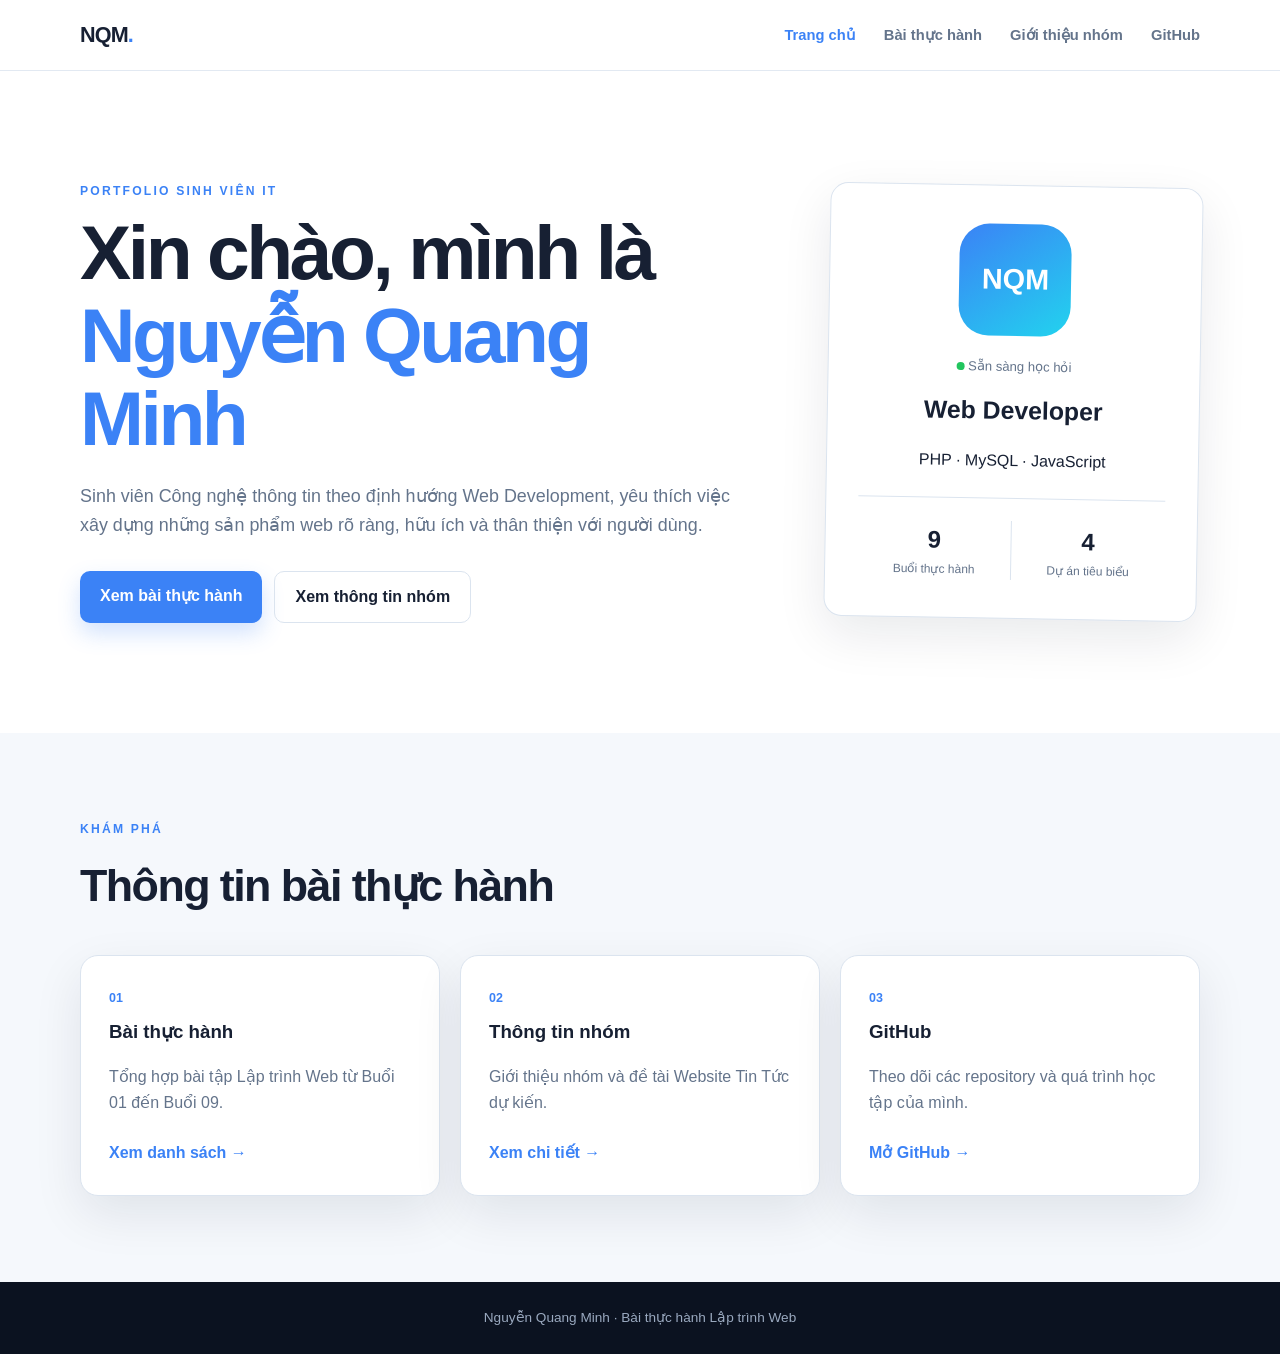
<file: index.html>
<!DOCTYPE html>
<html lang="vi">

<head>
    <meta charset="UTF-8">
    <meta name="viewport" content="width=device-width, initial-scale=1.0">
    <meta name="description" content="Portfolio sinh viên Công nghệ thông tin Nguyễn Quang Minh">
    <title>Nguyễn Quang Minh | Portfolio</title>
    <link rel="stylesheet" href="style.css">
</head>

<body>
    <header class="site-header">
        <nav class="navbar container" aria-label="Điều hướng chính">
            <a class="brand" href="index.html">NQM<span>.</span></a>
            <button class="menu-toggle" type="button" aria-expanded="false" aria-controls="main-menu">Menu</button>
            <div class="nav-links" id="main-menu">
                <a class="active" href="index.html">Trang chủ</a>
                <a href="about.html">Bài thực hành</a>
                <a href="group.html">Giới thiệu nhóm</a>
                <a href="https://github.com/min191" target="_blank" rel="noopener noreferrer">GitHub</a>
            </div>
        </nav>
    </header>

    <main>
        <section class="hero container">
            <div class="hero-copy">
                <p class="eyebrow">PORTFOLIO SINH VIÊN IT</p>
                <h1>Xin chào, mình là<br><span>Nguyễn Quang Minh</span></h1>
                <p class="lead">Sinh viên Công nghệ thông tin theo định hướng Web Development, yêu thích việc xây dựng
                    những sản phẩm web rõ ràng, hữu ích và thân thiện với người dùng.</p>
                <div class="actions">
                    <a class="button primary" href="about.html">Xem bài thực hành</a>
                    <a class="button secondary" href="group.html">Xem thông tin nhóm</a>
                </div>
            </div>
            <aside class="profile-card hero-card">
                <div class="avatar" aria-hidden="true">NQM</div>
                <p class="status"><span></span> Sẵn sàng học hỏi</p>
                <h2>Web Developer</h2>
                <p>PHP · MySQL · JavaScript</p>
                <div class="mini-stats">
                    <div><strong>9</strong><span>Buổi thực hành</span></div>
                    <div><strong>4</strong><span>Dự án tiêu biểu</span></div>
                </div>
            </aside>
        </section>

        <section class="section section-soft">
            <div class="container">
                <p class="eyebrow">KHÁM PHÁ</p>
                <h2 class="section-title">Thông tin bài thực hành</h2>
                <div class="card-grid three-columns">
                    <article class="card"><span class="card-number">01</span>
                        <h3>Bài thực hành</h3>
                        <p>Tổng hợp bài tập Lập trình Web từ Buổi 01 đến Buổi 09.</p><a class="text-link"
                            href="about.html">Xem danh sách →</a>
                    </article>
                    <article class="card"><span class="card-number">02</span>
                        <h3>Thông tin nhóm</h3>
                        <p>Giới thiệu nhóm và đề tài Website Tin Tức dự kiến.</p><a class="text-link"
                            href="group.html">Xem chi tiết →</a>
                    </article>
                    <article class="card"><span class="card-number">03</span>
                        <h3>GitHub</h3>
                        <p>Theo dõi các repository và quá trình học tập của mình.</p><a class="text-link"
                            href="https://github.com/min191" target="_blank" rel="noopener noreferrer">Mở
                            GitHub →</a>
                    </article>
                </div>
            </div>
        </section>
    </main>

    <footer class="site-footer">
        <div class="container">
            <p> Nguyễn Quang Minh · Bài thực hành Lập trình Web</p>
        </div>
    </footer>
    <script src="assets/js/main.js"></script>
</body>

</html>
</file>
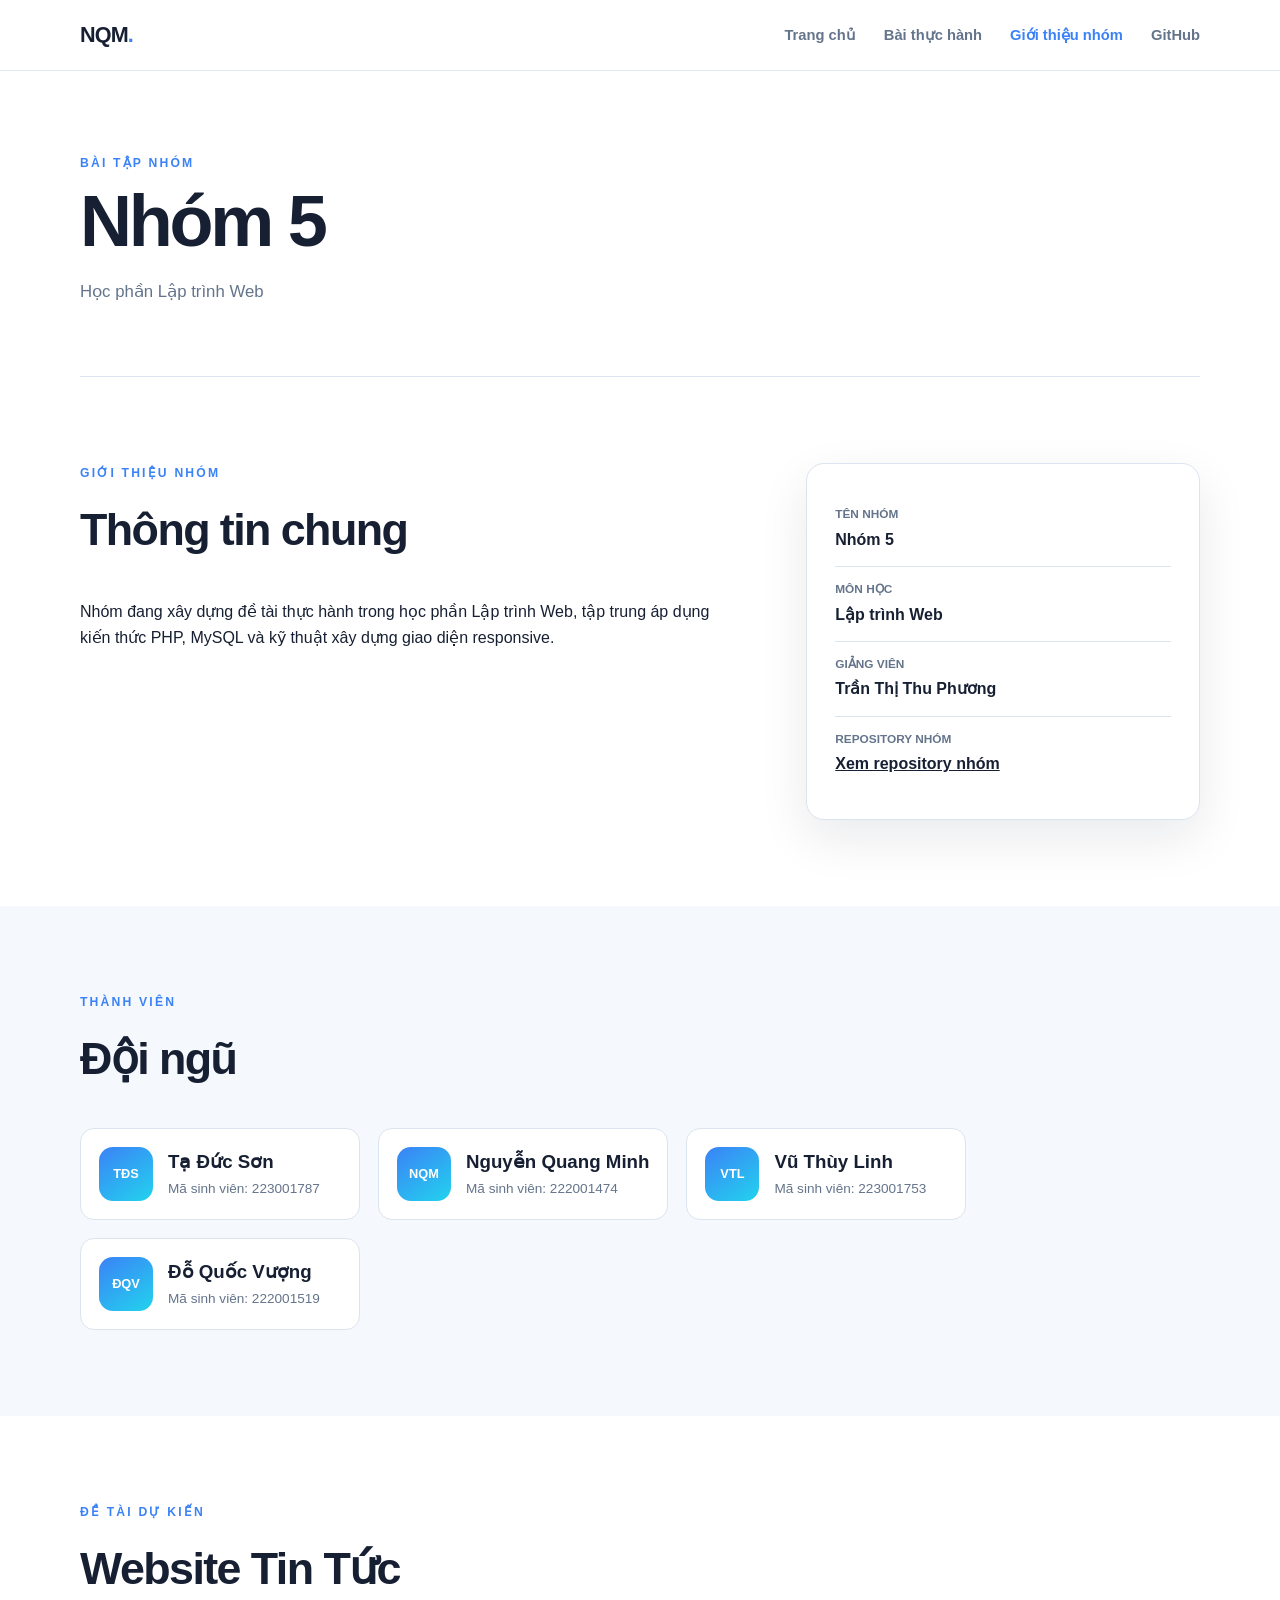
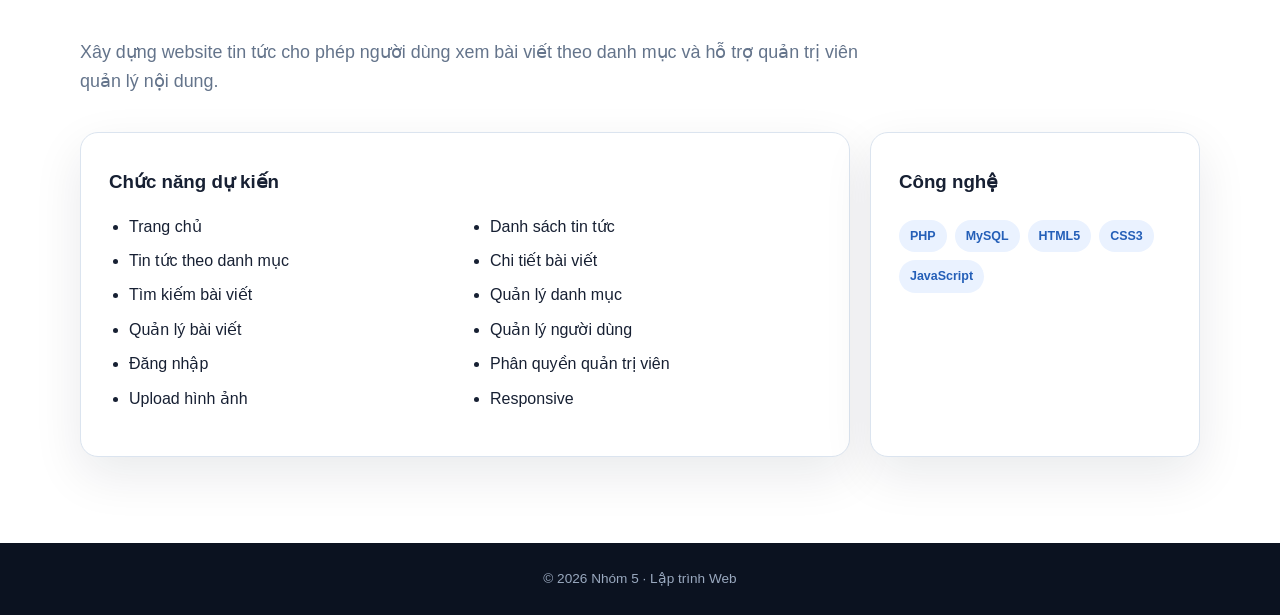
<file: group.html>
<!DOCTYPE html>
<html lang="vi">

<head>
    <meta charset="UTF-8">
    <meta name="viewport" content="width=device-width, initial-scale=1.0">
    <meta name="description" content="Thông tin nhóm và đề tài Website Tin Tức">
    <title>Giới thiệu nhóm | Website Tin Tức</title>
    <link rel="stylesheet" href="style.css">
</head>

<body>
    <header class="site-header">
        <nav class="navbar container" aria-label="Điều hướng chính"><a class="brand"
                href="index.html">NQM<span>.</span></a><button class="menu-toggle" type="button" aria-expanded="false"
                aria-controls="main-menu">Menu</button>
            <div class="nav-links" id="main-menu"><a href="index.html">Trang chủ</a><a href="about.html">Bài thực
                    hành</a><a class="active" href="group.html">Giới thiệu nhóm</a><a
                    href="https://github.com/min191" target="_blank" rel="noopener noreferrer">GitHub</a>
            </div>
        </nav>
    </header>
    <main>
        <section class="page-hero container">
            <p class="eyebrow">BÀI TẬP NHÓM</p>
            <h1>Nhóm 5</h1>
            <p>Học phần Lập trình Web</p>
        </section>
        <section class="section">
            <div class="container group-overview">
                <article>
                    <p class="eyebrow">GIỚI THIỆU NHÓM</p>
                    <h2 class="section-title">Thông tin chung</h2>
                    <p>Nhóm đang xây dựng đề tài thực hành trong học phần Lập trình Web, tập trung áp dụng kiến thức
                        PHP, MySQL và kỹ thuật xây dựng giao diện responsive.</p>
                </article>
                <aside class="card">
                    <dl class="details">
                        <div>
                            <dt>Tên nhóm</dt>
                            <dd>Nhóm 5</dd>
                        </div>
                        <div>
                            <dt>Môn học</dt>
                            <dd>Lập trình Web</dd>
                        </div>
                        <div>
                            <dt>Giảng viên</dt>
                            <dd>Trần Thị Thu Phương</dd>
                        </div>
                        <div>
                            <dt>Repository nhóm</dt>
                            <dd><a href="https://github.com/min191/final_web_php.git" target="_blank" rel="noopener noreferrer">Xem repository nhóm</a>
                            </dd>
                        </div>
                    </dl>
                </aside>
            </div>
        </section>
        <section class="section section-soft">
            <div class="container">
                <p class="eyebrow">THÀNH VIÊN</p>
                <h2 class="section-title">Đội ngũ</h2>
                <div class="member-list">                        <div class="member-card">
                            <div class="small-avatar" aria-hidden="true">TĐS</div>
                            <div>
                                <h3>Tạ Đức Sơn</h3>
                                <p>Mã sinh viên: 223001787</p>
                            </div>
                        </div>                        <div class="member-card">
                            <div class="small-avatar" aria-hidden="true">NQM</div>
                            <div>
                                <h3>Nguyễn Quang Minh</h3>
                                <p>Mã sinh viên: 222001474</p>
                            </div>
                        </div>                        <div class="member-card">
                            <div class="small-avatar" aria-hidden="true">VTL</div>
                            <div>
                                <h3>Vũ Thùy Linh</h3>
                                <p>Mã sinh viên: 223001753</p>
                            </div>
                        </div>                        <div class="member-card">
                            <div class="small-avatar" aria-hidden="true">ĐQV</div>
                            <div>
                                <h3>Đỗ Quốc Vượng</h3>
                                <p>Mã sinh viên: 222001519</p>
                            </div>
                        </div>                </div>
            </div>
        </section>
        <section class="section">
            <div class="container">
                <p class="eyebrow">ĐỀ TÀI DỰ KIẾN</p>
                <h2 class="section-title">Website Tin Tức</h2>
                <p class="lead narrow">Xây dựng website tin tức cho phép người dùng xem bài viết theo danh mục và hỗ trợ
                    quản trị viên quản lý nội dung.</p>
                <div class="topic-layout">
                    <article class="card">
                        <h3>Chức năng dự kiến</h3>
                        <ul class="feature-grid">                                <li>Trang chủ</li>                                <li>Danh sách tin tức</li>                                <li>Tin tức theo danh mục</li>                                <li>Chi tiết bài viết</li>                                <li>Tìm kiếm bài viết</li>                                <li>Quản lý danh mục</li>                                <li>Quản lý bài viết</li>                                <li>Quản lý người dùng</li>                                <li>Đăng nhập</li>                                <li>Phân quyền quản trị viên</li>                                <li>Upload hình ảnh</li>                                <li>Responsive</li>                        </ul>
                    </article>
                    <aside class="card">
                        <h3>Công nghệ</h3>
                        <div class="tag-list large-tags">
                            <span>PHP</span><span>MySQL</span><span>HTML5</span><span>CSS3</span><span>JavaScript</span>                        </div>
                    </aside>
                </div>
            </div>
        </section>
    </main>
    <footer class="site-footer">
        <div class="container">
            <p>© 2026 Nhóm 5 · Lập trình Web</p>
        </div>
    </footer>
    <script src="assets/js/main.js"></script>
</body>

</html>
</file>
<file: style.css>
:root {
    --navy: #0b1220;
    --navy-soft: #111c31;
    --blue: #3b82f6;
    --cyan: #22d3ee;
    --text: #172033;
    --muted: #64748b;
    --line: #dbe4ef;
    --surface: #f5f8fc;
    --white: #fff;
    --radius: 18px;
    --shadow: 0 18px 50px rgba(15, 23, 42, .09)
}

* {
    box-sizing: border-box
}

html {
    scroll-behavior: smooth
}

body {
    margin: 0;
    font-family: Inter, Segoe UI, Arial, sans-serif;
    color: var(--text);
    background: var(--white);
    line-height: 1.65
}

a {
    color: inherit
}

.container {
    width: min(1120px, calc(100% - 40px));
    margin-inline: auto
}

.site-header {
    position: sticky;
    top: 0;
    z-index: 10;
    background: rgba(255, 255, 255, .94);
    border-bottom: 1px solid rgba(219, 228, 239, .8);
    backdrop-filter: blur(12px)
}

.navbar {
    min-height: 70px;
    display: flex;
    align-items: center;
    justify-content: space-between
}

.brand {
    text-decoration: none;
    font-size: 1.35rem;
    font-weight: 900;
    letter-spacing: -.04em
}

.brand span,
.hero h1 span {
    color: var(--blue)
}

.nav-links {
    display: flex;
    align-items: center;
    gap: 28px
}

.nav-links a {
    text-decoration: none;
    font-size: .92rem;
    font-weight: 600;
    color: var(--muted)
}

.nav-links a:hover,
.nav-links a.active {
    color: var(--blue)
}

.menu-toggle {
    display: none;
    border: 1px solid var(--line);
    background: #fff;
    border-radius: 9px;
    padding: 8px 12px;
    font: inherit
}

.hero {
    min-height: 650px;
    display: grid;
    grid-template-columns: minmax(0, 1.15fr) minmax(300px, .65fr);
    gap: clamp(42px, 7vw, 88px);
    align-items: center;
    padding-block: clamp(72px, 9vw, 110px)
}

.hero-copy {
    max-width: 720px;
    min-width: 0
}

.hero h1,
.page-hero h1 {
    margin: 8px 0 22px;
    line-height: 1.08;
    letter-spacing: -.045em;
    font-size: clamp(2.7rem, 6vw, 5rem)
}

.hero-copy .lead {
    margin: 0;
    max-width: 650px
}

.eyebrow {
    color: var(--blue);
    font-size: .76rem;
    letter-spacing: .18em;
    font-weight: 800;
    margin: 0 0 10px
}

.lead {
    font-size: 1.12rem;
    color: var(--muted);
    max-width: 720px
}

.narrow {
    max-width: 780px
}

.actions {
    display: flex;
    gap: 12px;
    flex-wrap: wrap;
    margin-top: 30px
}

.button {
    display: inline-block;
    padding: 12px 20px;
    border-radius: 10px;
    text-decoration: none;
    font-weight: 750
}

.button.primary {
    background: var(--blue);
    color: #fff;
    box-shadow: 0 10px 22px rgba(59, 130, 246, .23)
}

.button.secondary {
    border: 1px solid var(--line)
}

.profile-card,
.card,
.env-card {
    background: #fff;
    border: 1px solid var(--line);
    border-radius: var(--radius);
    padding: 28px;
    box-shadow: var(--shadow)
}

.hero-card {
    text-align: center;
    padding: 38px 32px;
    min-width: 0;
    transform: rotate(1deg)
}

.hero-card h2 {
    margin: 8px 0 2px;
    font-size: 1.55rem
}

.technology-list {
    margin: 0;
    color: var(--muted)
}

.avatar,
.small-avatar {
    display: grid;
    place-items: center;
    background: linear-gradient(145deg, var(--blue), var(--cyan));
    color: #fff;
    font-weight: 900
}

.avatar {
    width: 112px;
    height: 112px;
    border-radius: 30px;
    margin: 0 auto 20px;
    font-size: 1.8rem
}

.small-avatar {
    width: 54px;
    height: 54px;
    border-radius: 14px;
    font-size: .8rem
}

.status {
    font-size: .82rem;
    color: var(--muted)
}

.status span {
    display: inline-block;
    width: 8px;
    height: 8px;
    border-radius: 50%;
    background: #22c55e
}

.mini-stats {
    display: grid;
    grid-template-columns: 1fr 1fr;
    border-top: 1px solid var(--line);
    margin-top: 24px;
    padding-top: 22px
}

.mini-stats>div {
    padding-inline: 12px
}

.mini-stats>div+div {
    border-left: 1px solid var(--line)
}

.mini-stats strong,
.mini-stats span {
    display: block
}

.mini-stats strong {
    font-size: 1.5rem
}

.mini-stats span {
    font-size: .75rem;
    color: var(--muted)
}

.section {
    padding-block: 86px
}

.section-soft {
    background: var(--surface)
}

.section-dark {
    background: var(--navy);
    color: #fff
}

.section-title {
    font-size: clamp(2rem, 4vw, 2.8rem);
    letter-spacing: -.035em;
    margin: 0 0 32px
}

.section-heading {
    max-width: 700px;
    margin-bottom: 38px
}

.section-heading .section-title {
    margin-bottom: 10px
}

.section-heading>p:last-child {
    margin: 0;
    color: var(--muted)
}

.home-card-grid {
    align-items: stretch
}

.home-card {
    display: flex;
    flex-direction: column;
    min-height: 245px;
    transition: transform .2s ease, box-shadow .2s ease, border-color .2s ease
}

.home-card:hover {
    transform: translateY(-4px);
    border-color: #bfd4f5;
    box-shadow: 0 22px 55px rgba(15, 23, 42, .13)
}

.home-card p {
    flex: 1;
    margin-bottom: 14px
}

.home-card .text-link {
    margin-top: auto
}

.card-grid {
    display: grid;
    gap: 20px
}

.three-columns {
    grid-template-columns: repeat(3, 1fr)
}

.four-columns {
    grid-template-columns: repeat(4, 1fr)
}

.two-columns {
    grid-template-columns: repeat(2, 1fr)
}

.card h3,
.env-card h3 {
    margin: 6px 0 10px
}

.card p {
    color: var(--muted)
}

.card-number {
    font-size: .78rem;
    color: var(--blue);
    font-weight: 800
}

.text-link {
    display: inline-block;
    color: var(--blue);
    font-weight: 750;
    text-decoration: none;
    margin-top: 8px
}

.page-hero {
    padding-block: 82px 54px;
    border-bottom: 1px solid var(--line)
}

.page-hero h1 {
    font-size: clamp(2.6rem, 6vw, 4.5rem);
    margin-bottom: 12px
}

.page-hero>p:last-child {
    color: var(--muted);
    font-size: 1.05rem
}

.about-layout,
.group-overview {
    display: grid;
    grid-template-columns: 1.25fr .75fr;
    gap: 70px;
    align-items: start
}

.details {
    margin: 0
}

.details>div {
    padding: 13px 0;
    border-bottom: 1px solid var(--line)
}

.details>div:last-child {
    border: 0
}

.details dt {
    font-size: .74rem;
    text-transform: uppercase;
    color: var(--muted);
    font-weight: 750
}

.details dd {
    margin: 2px 0 0;
    font-weight: 650
}

.tag-list {
    display: flex;
    gap: 8px;
    flex-wrap: wrap;
    margin-top: 22px
}

.tag-list span {
    padding: 6px 11px;
    background: #eaf2ff;
    color: #245fb8;
    border-radius: 999px;
    font-size: .78rem;
    font-weight: 700
}

.skill-card ul {
    list-style: none;
    padding: 0;
    margin: 16px 0 0
}

.skill-card li {
    padding: 7px 0;
    color: var(--muted);
    border-bottom: 1px solid #edf1f6
}

.project-card {
    position: relative
}

.project-card .card-number {
    position: absolute;
    right: 24px;
    top: 20px
}

.env-grid {
    margin-top: 30px
}

.env-card {
    background: var(--navy-soft);
    border-color: #263653;
    box-shadow: none
}

.env-card code {
    display: block;
    padding: 13px;
    background: #07101e;
    color: #9ee7f0;
    border-radius: 9px;
    overflow: auto
}

.env-card img {
    display: block;
    width: 100%;
    height: auto;
    border-radius: 10px;
    margin-top: 20px
}

.empty-state {
    border: 1px dashed #52627d;
    border-radius: 10px;
    padding: 15px;
    color: #9aa9bf;
    margin: 20px 0 0
}

.repository-list {
    border-top: 1px solid var(--line)
}

.repository-list>div {
    display: grid;
    grid-template-columns: 280px 1fr;
    gap: 20px;
    padding: 21px 0;
    border-bottom: 1px solid var(--line)
}

.repository-list a {
    color: var(--blue)
}

.repository-list span {
    color: var(--muted)
}

.member-list {
    display: flex;
    gap: 18px;
    align-items: stretch;
    flex-wrap: wrap
}

.member-card {
    display: flex;
    align-items: center;
    gap: 15px;
    background: #fff;
    border: 1px solid var(--line);
    padding: 18px;
    border-radius: 14px;
    min-width: 280px
}

.member-card h3,
.member-card p {
    margin: 0
}

.member-card p {
    color: var(--muted);
    font-size: .85rem
}

.member-list>.empty-state {
    margin: 0;
    color: var(--muted);
    border-color: var(--line)
}

.topic-layout {
    display: grid;
    grid-template-columns: 1.4fr .6fr;
    gap: 20px;
    margin-top: 35px
}

.feature-grid {
    display: grid;
    grid-template-columns: 1fr 1fr;
    gap: 8px 30px;
    padding-left: 20px
}

.large-tags {
    align-content: start
}

.exercise-layout {
    display: grid;
    grid-template-columns: 1.1fr .9fr;
    gap: 20px;
    align-items: start
}

.exercise-card h2,
.exercise-layout aside h2 {
    margin-top: 0
}

.form-label {
    display: block;
    margin-bottom: 8px;
    font-weight: 700
}

.form-label-spaced {
    margin-top: 16px
}

.form-input {
    width: 100%;
    padding: 12px 14px;
    border: 1px solid var(--line);
    border-radius: 10px;
    font: inherit
}

.form-input:focus {
    border-color: var(--blue);
    outline: 3px solid rgba(59, 130, 246, .15)
}

.form-submit {
    border: 0;
    margin-top: 16px;
    cursor: pointer;
    font: inherit
}

.result-message {
    margin-top: 22px;
    padding: 14px 16px;
    border-radius: 10px
}

.result-success {
    color: #166534;
    background: #dcfce7;
    border: 1px solid #86efac
}

.result-error {
    color: #991b1b;
    background: #fee2e2;
    border: 1px solid #fca5a5
}

.document-result {
    display: grid;
    grid-template-columns: max-content 1fr;
    gap: 6px 16px;
    align-items: baseline
}

.document-result span {
    color: #3f6212;
    font-size: .82rem
}

.classification-list {
    margin: 0;
    padding-left: 20px
}

.classification-list li {
    padding: 7px 0
}

.message-list {
    margin: 0;
    padding-left: 20px
}

.section-heading-row {
    display: flex;
    align-items: start;
    justify-content: space-between;
    gap: 20px
}

.button-reset {
    border: 1px solid var(--line);
    background: var(--white);
    cursor: pointer;
    font: inherit
}

.table-wrapper {
    overflow-x: auto;
    border: 1px solid var(--line);
    border-radius: 14px;
    background: var(--white)
}

.data-table {
    width: 100%;
    border-collapse: collapse;
    min-width: 760px
}

.data-table th,
.data-table td {
    padding: 14px 16px;
    text-align: left;
    border-bottom: 1px solid var(--line)
}

.data-table th {
    color: var(--muted);
    background: #f8fafc;
    font-size: .78rem;
    text-transform: uppercase;
    letter-spacing: .05em
}

.data-table tbody tr:last-child td {
    border-bottom: 0
}

.status-badge {
    display: inline-block;
    padding: 5px 9px;
    border-radius: 999px;
    color: #245fb8;
    background: #eaf2ff;
    font-size: .78rem;
    font-weight: 700;
    white-space: nowrap
}

.student-score-table th:not(:nth-child(2)),
.student-score-table td:not(:nth-child(2)) {
    text-align: center
}

.result-badge {
    display: inline-block;
    min-width: 82px;
    padding: 5px 10px;
    border-radius: 999px;
    font-size: .78rem;
    font-weight: 750;
    white-space: nowrap
}

.result-badge-pass {
    color: #166534;
    background: #dcfce7
}

.result-badge-fail {
    color: #991b1b;
    background: #fee2e2
}

.score-note {
    margin-top: 20px;
    box-shadow: none
}

.light-empty-state {
    color: var(--muted);
    border-color: var(--line);
    background: var(--white)
}

.site-footer {
    background: var(--navy);
    color: #9aa9bf;
    padding: 25px 0;
    text-align: center;
    font-size: .85rem
}

.site-footer p {
    margin: 0
}

@media(max-width:850px) {

    .hero,
    .about-layout,
    .group-overview,
    .topic-layout {
        grid-template-columns: 1fr;
        gap: 36px
    }

    .exercise-layout {
        grid-template-columns: 1fr
    }

    .four-columns,
    .three-columns {
        grid-template-columns: repeat(2, 1fr)
    }

    .hero {
        grid-template-columns: minmax(0, 1fr);
        min-height: auto;
        padding-block: 68px
    }

    .hero-card {
        transform: none
    }

    .nav-links {
        display: none;
        position: absolute;
        left: 20px;
        right: 20px;
        top: 62px;
        flex-direction: column;
        align-items: stretch;
        background: #fff;
        padding: 18px;
        border: 1px solid var(--line);
        border-radius: 12px;
        box-shadow: var(--shadow)
    }

    .nav-links.open {
        display: flex
    }

    .menu-toggle {
        display: block
    }
}

@media(max-width:560px) {
    .container {
        width: min(100% - 28px, 1120px)
    }

    .section {
        padding-block: 62px
    }

    .hero {
        padding-block: 54px
    }

    .hero h1 {
        font-size: clamp(2.35rem, 12vw, 3.4rem);
        overflow-wrap: anywhere
    }

    .hero-card {
        width: 100%;
        padding: 30px 22px
    }

    .mini-stats>div {
        min-width: 0;
        padding-inline: 8px
    }

    .mini-stats span {
        overflow-wrap: anywhere
    }

    .section-heading-row,
    .section-heading {
        margin-bottom: 28px
    }

    .two-columns,
    .three-columns,
    .four-columns {
        grid-template-columns: 1fr
    }

    .repository-list>div {
        grid-template-columns: 1fr;
        gap: 4px
    }

    .feature-grid {
        grid-template-columns: 1fr
    }

    .actions .button {
        width: 100%;
        text-align: center
    }
}
/* Buoi 03 - Bai 01: contact form */
.required-mark{color:#d5353a}.form-input.input-invalid{border-color:#e5484d;background:#fff8f8}.form-input.input-invalid:focus{box-shadow:0 0 0 3px rgba(229,72,77,.14)}
.empty-practice-card{max-width:560px;margin-inline:auto;text-align:center}.empty-practice-card .card-number{display:inline-block}
.contact-page{min-height:calc(100vh - 150px);background:#f4f7fb}.contact-hero{padding-bottom:1.5rem;text-align:center}.contact-hero p:last-child{margin-inline:auto}.contact-section{padding-top:0}.contact-container{max-width:760px}.contact-card{padding:clamp(1.25rem,4vw,2.5rem);border:1px solid #e3e9f1;border-radius:18px;background:#fff;box-shadow:0 16px 45px rgba(15,45,75,.08)}.form-group{margin-bottom:1.25rem}.form-group label{display:block;margin-bottom:.45rem;color:#16324a;font-weight:700}.form-group label span{color:#dc3545}.form-group input,.form-group select,.form-group textarea{width:100%;padding:.8rem .9rem;border:1px solid #cbd5df;border-radius:9px;background:#fff;color:#18354c;font:inherit;transition:.2s}.form-group textarea{resize:vertical;min-height:145px}.form-group input:focus,.form-group select:focus,.form-group textarea:focus{outline:0;border-color:#2381c6;box-shadow:0 0 0 3px rgba(35,129,198,.14)}.form-group .file-input{padding:.55rem}.file-input::file-selector-button{margin-right:.8rem;padding:.55rem .8rem;border:0;border-radius:6px;background:#eaf3fa;color:#155f93;font-weight:700;cursor:pointer}.form-group .is-invalid{border-color:#e5484d;background:#fff8f8}.field-error,.field-hint{margin:.35rem 0 0;font-size:.875rem}.field-error{color:#d5353a}.field-hint,#characterCount{color:#6a7885}.message-meta{display:flex;justify-content:space-between;gap:1rem}#characterCount{margin-top:.35rem;font-size:.875rem;white-space:nowrap}.form-alert{margin-bottom:1.4rem;padding:.9rem 1rem;border-radius:9px;font-weight:600}.form-alert-success{border:1px solid #9fd8b4;background:#ecf9f0;color:#16733a}.form-alert-error{border:1px solid #f0b1b4;background:#fff1f1;color:#a7282d}.submit-button{width:100%;border:0;cursor:pointer}.contact-container>.actions{justify-content:center;margin-top:1.25rem}@media(max-width:600px){.contact-card{border-radius:12px}}
</file>
